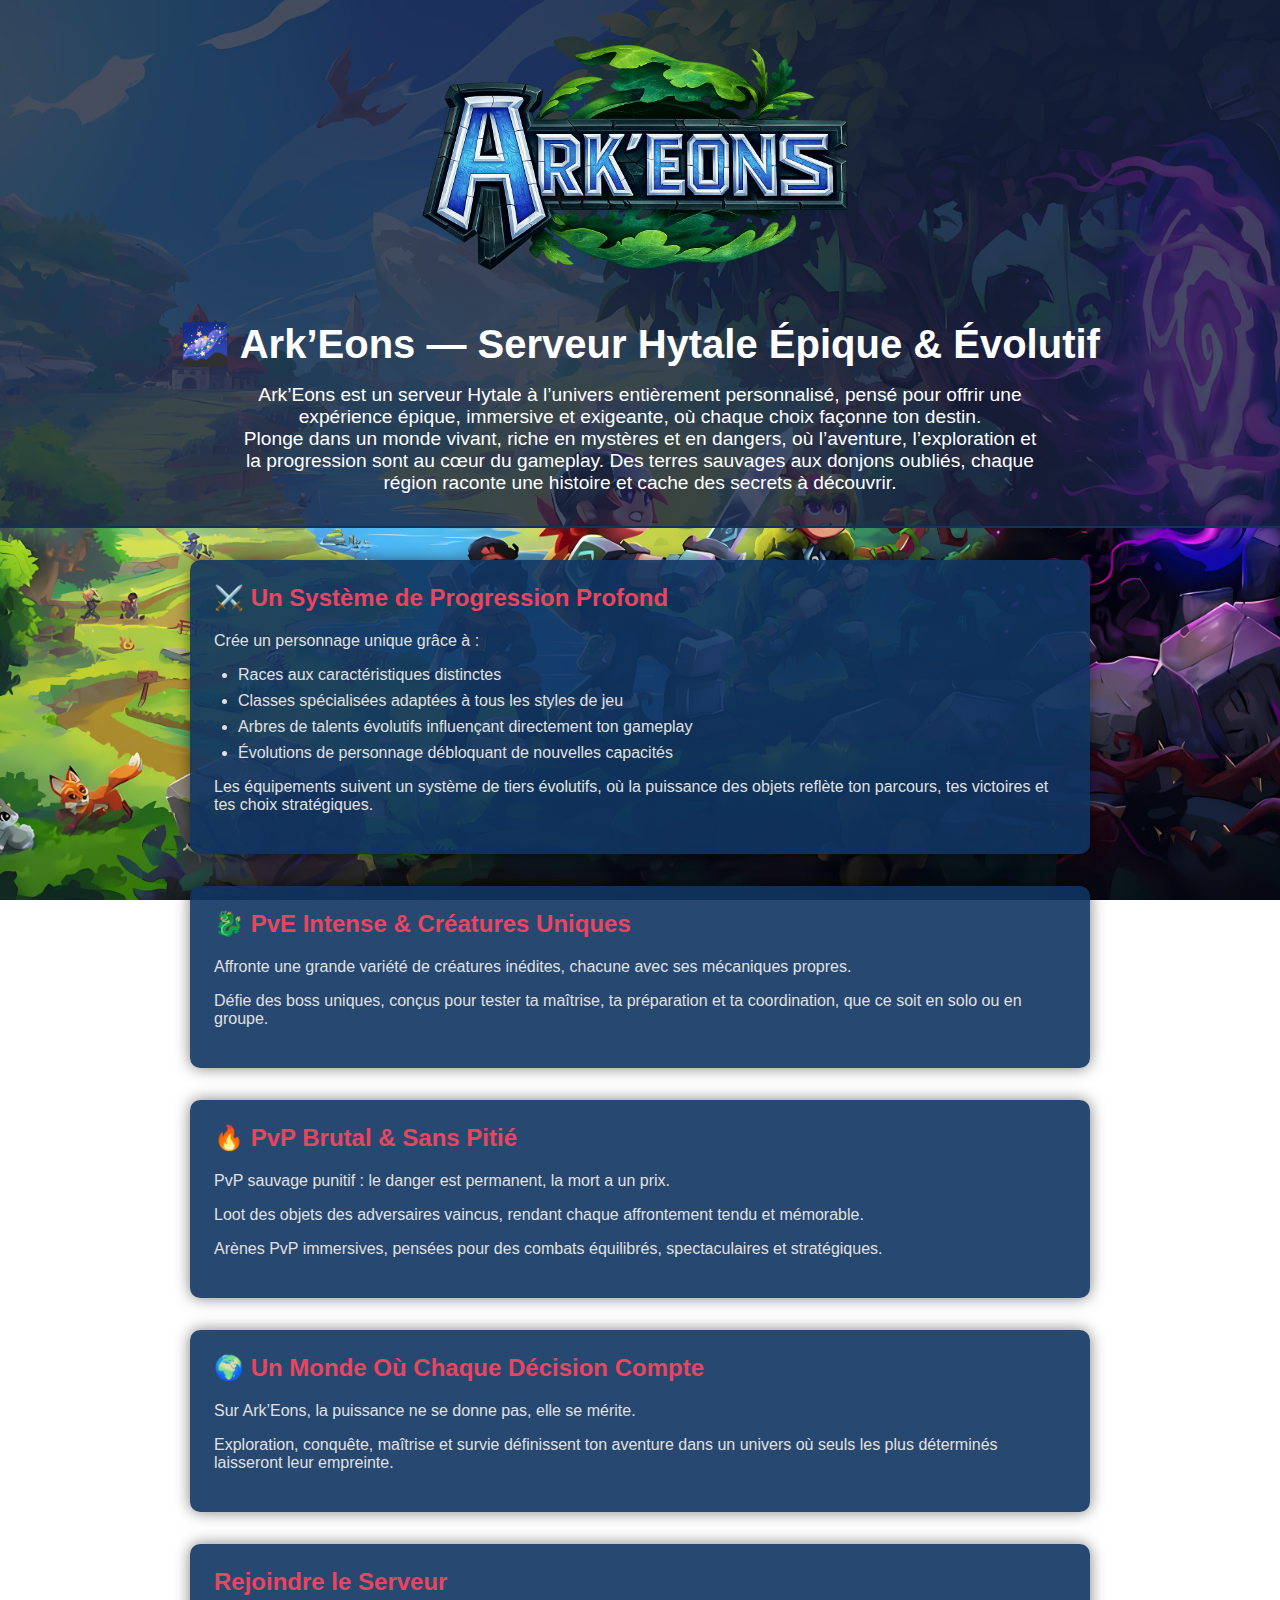
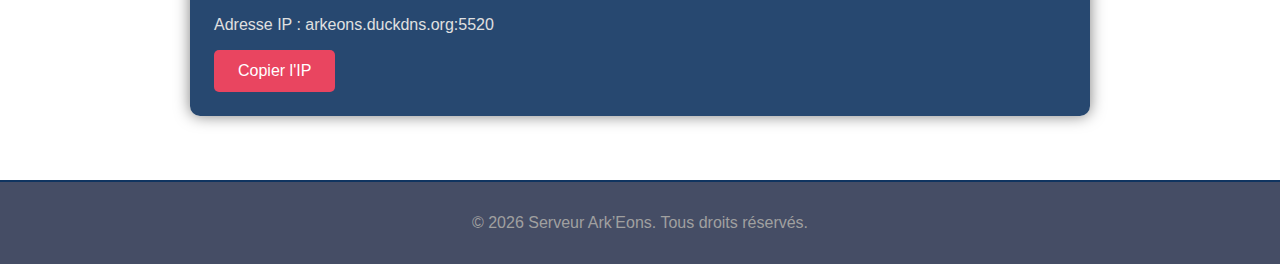
<file: index.html>
<!DOCTYPE html>
<html lang="fr">
<head>
    <meta charset="UTF-8">
    <meta name="viewport" content="width=device-width, initial-scale=1.0">
    <title>🌌 Ark’Eons — Serveur Hytale Épique & Évolutif</title>
    <link rel="stylesheet" href="style.css">
</head>
<body>
    <header>
        <img src="logo.png" alt="Logo Ark’Eons" style="max-width: 500px; height: auto; display: block; margin: 0 auto 1rem;">
        <h1>🌌 Ark’Eons — Serveur Hytale Épique & Évolutif</h1>
        <p>Ark’Eons est un serveur Hytale à l’univers entièrement personnalisé, pensé pour offrir une expérience épique, immersive et exigeante, où chaque choix façonne ton destin.</p>
        <p>Plonge dans un monde vivant, riche en mystères et en dangers, où l’aventure, l’exploration et la progression sont au cœur du gameplay. Des terres sauvages aux donjons oubliés, chaque région raconte une histoire et cache des secrets à découvrir.</p>
    </header>
    
    <main>
        <section id="progression">
            <h2>⚔️ Un Système de Progression Profond</h2>
            <p>Crée un personnage unique grâce à :</p>
            <ul>
                <li>Races aux caractéristiques distinctes</li>
                <li>Classes spécialisées adaptées à tous les styles de jeu</li>
                <li>Arbres de talents évolutifs influençant directement ton gameplay</li>
                <li>Évolutions de personnage débloquant de nouvelles capacités</li>
            </ul>
            <p>Les équipements suivent un système de tiers évolutifs, où la puissance des objets reflète ton parcours, tes victoires et tes choix stratégiques.</p>
        </section>
        
        <section id="pve">
            <h2>🐉 PvE Intense & Créatures Uniques</h2>
            <p>Affronte une grande variété de créatures inédites, chacune avec ses mécaniques propres.</p>
            <p>Défie des boss uniques, conçus pour tester ta maîtrise, ta préparation et ta coordination, que ce soit en solo ou en groupe.</p>
        </section>
        
        <section id="pvp">
            <h2>🔥 PvP Brutal & Sans Pitié</h2>
            <p>PvP sauvage punitif : le danger est permanent, la mort a un prix.</p>
            <p>Loot des objets des adversaires vaincus, rendant chaque affrontement tendu et mémorable.</p>
            <p>Arènes PvP immersives, pensées pour des combats équilibrés, spectaculaires et stratégiques.</p>
        </section>
        
        <section id="world">
            <h2>🌍 Un Monde Où Chaque Décision Compte</h2>
            <p>Sur Ark’Eons, la puissance ne se donne pas, elle se mérite.</p>
            <p>Exploration, conquête, maîtrise et survie définissent ton aventure dans un univers où seuls les plus déterminés laisseront leur empreinte.</p>
        </section>
        
        <section id="join">
            <h2>Rejoindre le Serveur</h2>
            <p>Adresse IP : arkeons.duckdns.org:5520</p>
            <button onclick="copyIP()">Copier l'IP</button>
        </section>
    </main>
    
    <footer>
        <p>&copy; 2026 Serveur Ark’Eons. Tous droits réservés.</p>
    </footer>
    
    <script src="script.js"></script>
</body>
</html>
</file>
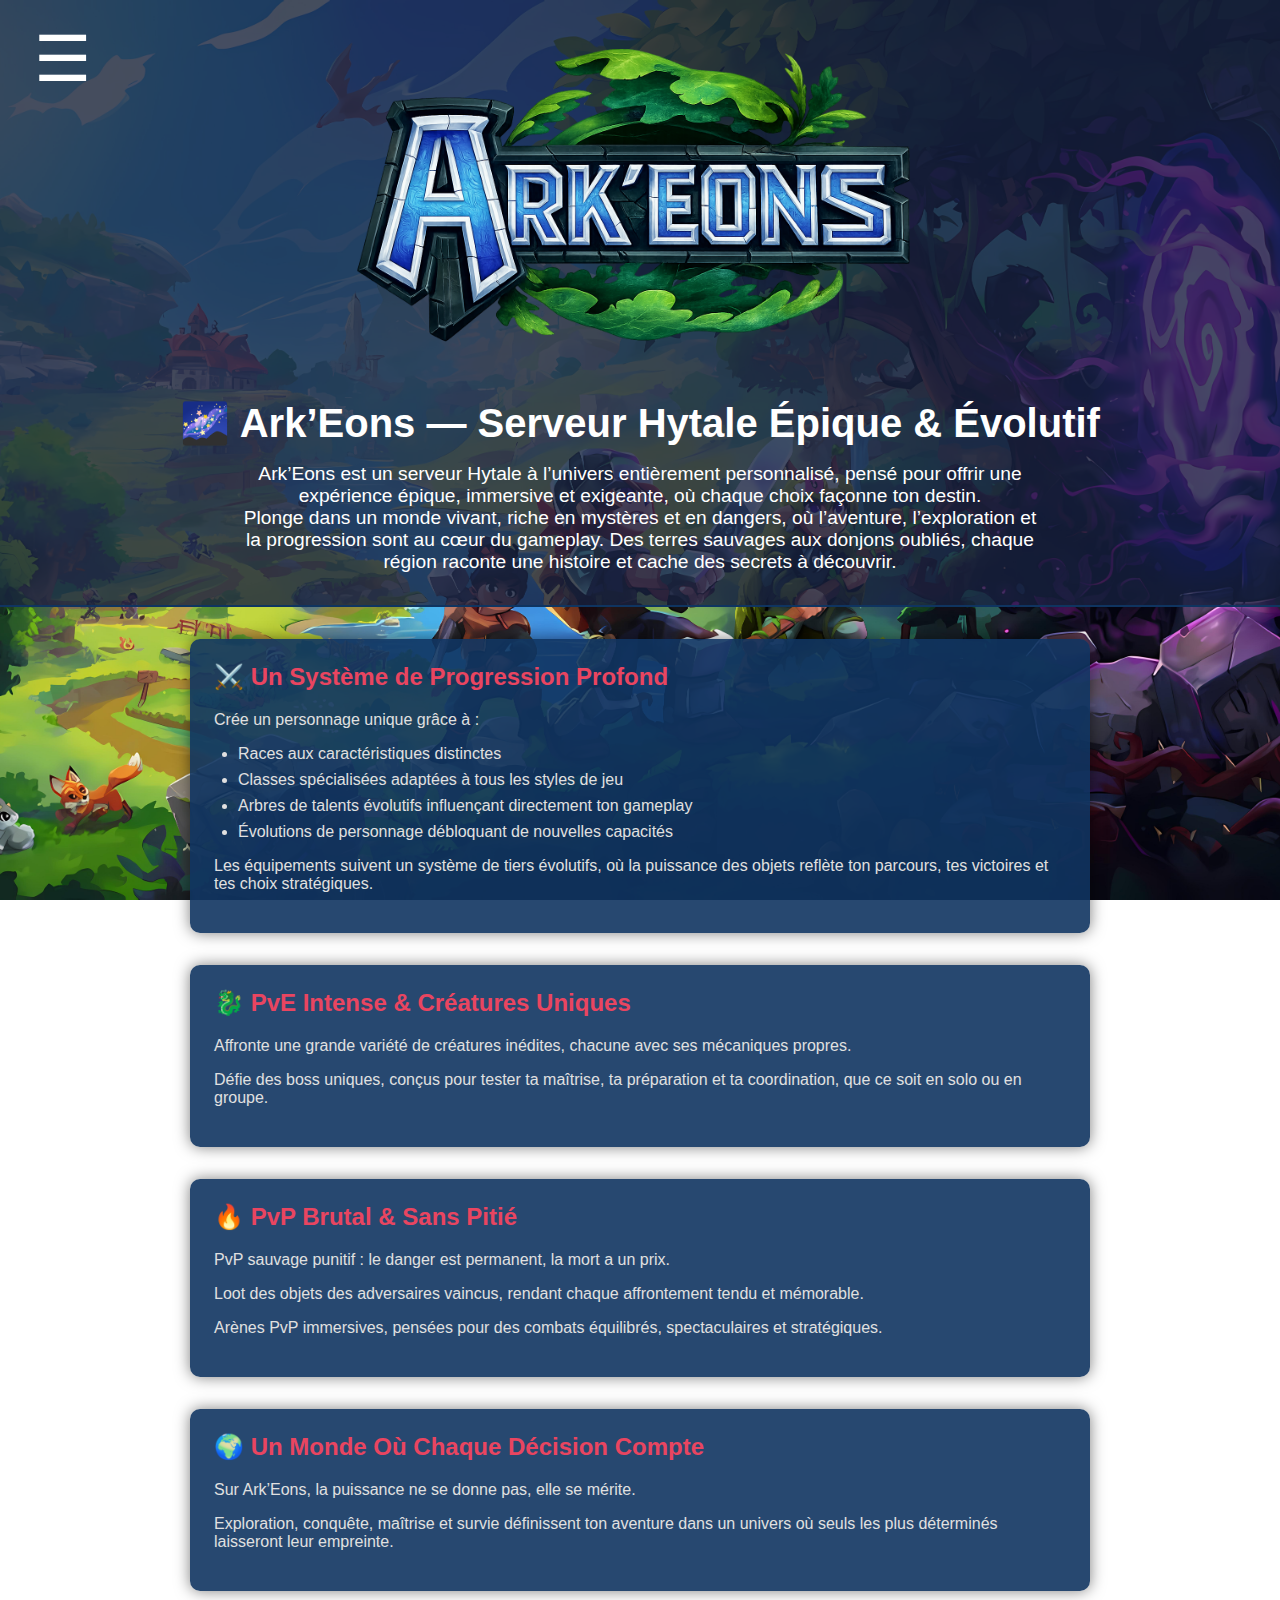
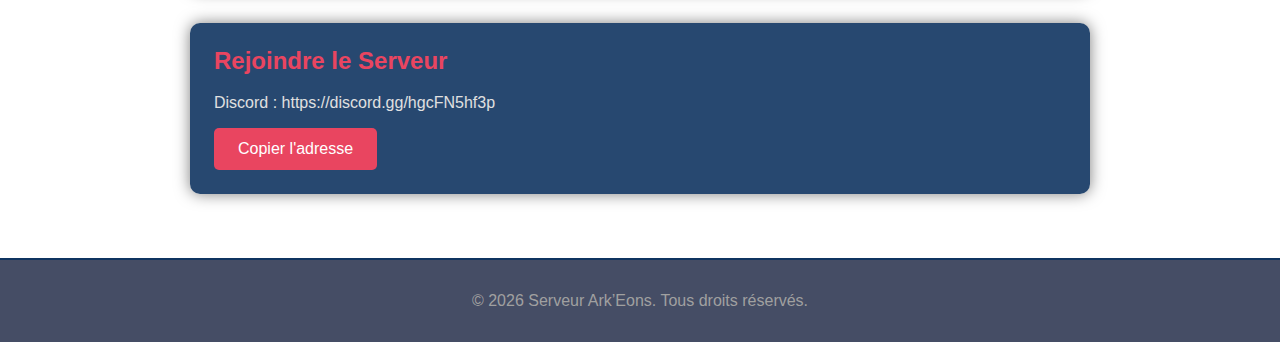
<file: Acceuille.html>
<!DOCTYPE html>
<html lang="fr">
<head>
    <meta charset="UTF-8">
    <meta name="viewport" content="width=device-width, initial-scale=1.0">
    <title>🌌 Ark’Eons — Serveur Hytale Épique & Évolutif</title>
    <link rel="stylesheet" href="style.css">
</head>
<body>
    <header>
        <button id="menu-toggle" onclick="toggleMenu()">☰</button>
        <img src="logo.png" alt="Logo Ark’Eons" style="max-width: 650px; height: auto; display: block; margin: 0 auto 1rem;">
        <h1>🌌 Ark’Eons — Serveur Hytale Épique & Évolutif</h1>
        <p>Ark’Eons est un serveur Hytale à l’univers entièrement personnalisé, pensé pour offrir une expérience épique, immersive et exigeante, où chaque choix façonne ton destin.</p>
        <p>Plonge dans un monde vivant, riche en mystères et en dangers, où l’aventure, l’exploration et la progression sont au cœur du gameplay. Des terres sauvages aux donjons oubliés, chaque région raconte une histoire et cache des secrets à découvrir.</p>
        <nav id="menu" style="display: none;">
            <ul>
                <li><a href="index.html">Accueil</a></li>
                <li><a href="races-classes.html">Races et Classes</a></li>
                <li><a href="boutique.html">Boutique</a></li>
            </ul>
        </nav>
    </header>
    
    <main>
        <section id="progression">
            <h2>⚔️ Un Système de Progression Profond</h2>
            <p>Crée un personnage unique grâce à :</p>
            <ul>
                <li>Races aux caractéristiques distinctes</li>
                <li>Classes spécialisées adaptées à tous les styles de jeu</li>
                <li>Arbres de talents évolutifs influençant directement ton gameplay</li>
                <li>Évolutions de personnage débloquant de nouvelles capacités</li>
            </ul>
            <p>Les équipements suivent un système de tiers évolutifs, où la puissance des objets reflète ton parcours, tes victoires et tes choix stratégiques.</p>
        </section>
        
        <section id="pve">
            <h2>🐉 PvE Intense & Créatures Uniques</h2>
            <p>Affronte une grande variété de créatures inédites, chacune avec ses mécaniques propres.</p>
            <p>Défie des boss uniques, conçus pour tester ta maîtrise, ta préparation et ta coordination, que ce soit en solo ou en groupe.</p>
        </section>
        
        <section id="pvp">
            <h2>🔥 PvP Brutal & Sans Pitié</h2>
            <p>PvP sauvage punitif : le danger est permanent, la mort a un prix.</p>
            <p>Loot des objets des adversaires vaincus, rendant chaque affrontement tendu et mémorable.</p>
            <p>Arènes PvP immersives, pensées pour des combats équilibrés, spectaculaires et stratégiques.</p>
        </section>
        
        <section id="world">
            <h2>🌍 Un Monde Où Chaque Décision Compte</h2>
            <p>Sur Ark’Eons, la puissance ne se donne pas, elle se mérite.</p>
            <p>Exploration, conquête, maîtrise et survie définissent ton aventure dans un univers où seuls les plus déterminés laisseront leur empreinte.</p>
        </section>
        
        <section id="join">
            <h2>Rejoindre le Serveur</h2>
            <p>Discord : https://discord.gg/hgcFN5hf3p</p>
            <button onclick="copyIP()">Copier l'adresse</button>
        </section>
    </main>
    
    <footer>
        <p>&copy; 2026 Serveur Ark’Eons. Tous droits réservés.</p>
    </footer>
    
    <script src="script.js"></script>
</body>
</html>
</file>
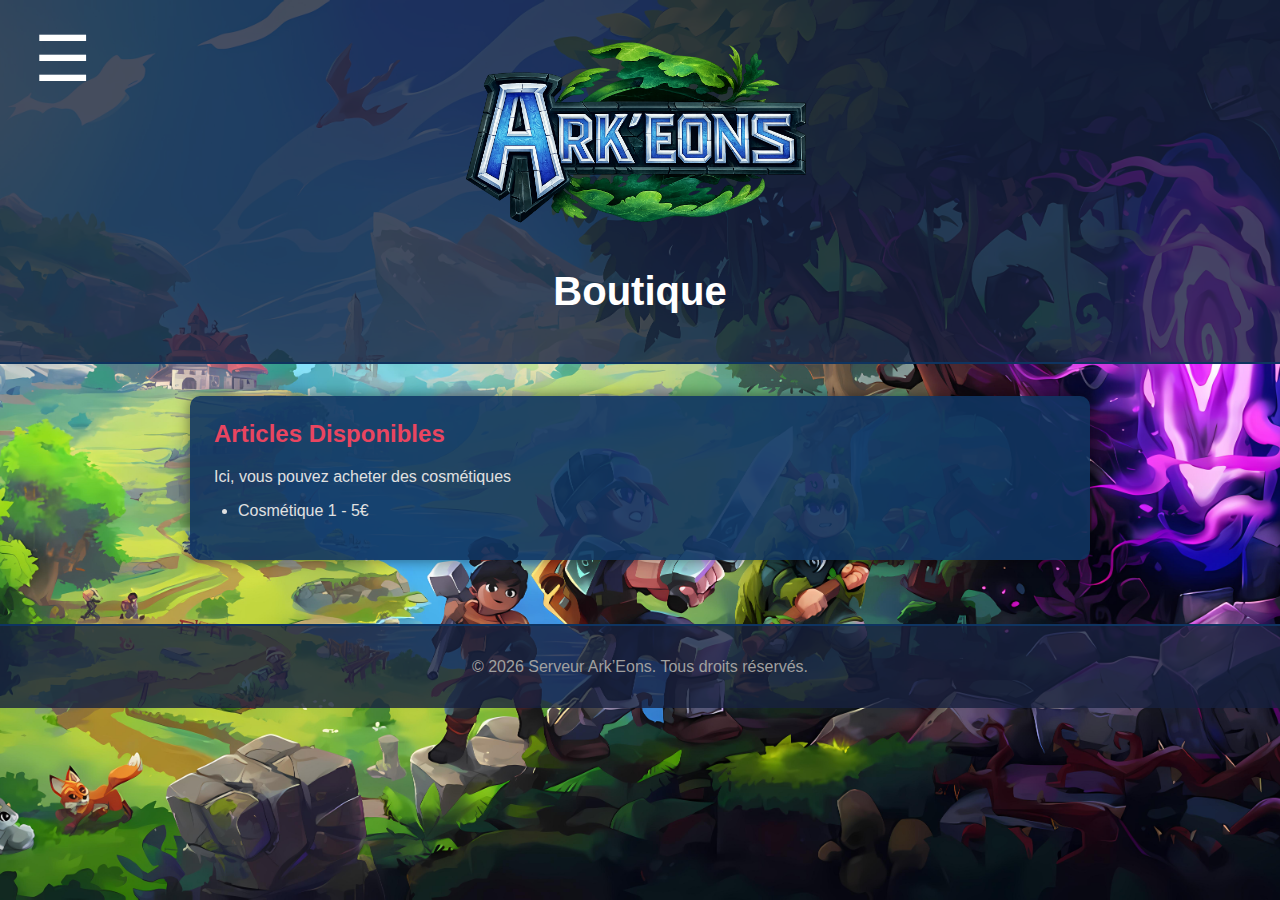
<file: boutique.html>
<!DOCTYPE html>
<html lang="fr">
<head>
    <meta charset="UTF-8">
    <meta name="viewport" content="width=device-width, initial-scale=1.0">
    <title>Boutique - Ark’Eons</title>
    <link rel="stylesheet" href="style.css">
</head>
<body>
    <header>
        <button id="menu-toggle" onclick="toggleMenu()">☰</button>
        <img src="logo.png" alt="Logo Ark’Eons" style="max-width: 400px; height: auto; display: block; margin: 0 auto 1rem;">
        <h1>Boutique</h1>
        <nav id="menu" style="display: none;">
            <ul>
                <li><a href="index.html">Accueil</a></li>
                <li><a href="races-classes.html">Races et Classes</a></li>
                <li><a href="boutique.html">Boutique</a></li>
            </ul>
        </nav>
    </header>
    <div id="menu-overlay" aria-hidden="true" tabindex="-1"></div>
    
    <main>
        <section>
            <h2>Articles Disponibles</h2>
            <p>Ici, vous pouvez acheter des cosmétiques</p>
            <ul>
                <li>Cosmétique 1 - 5€</li>
                
            </ul>
        </section>
    </main>
    
    <footer>
        <p>&copy; 2026 Serveur Ark’Eons. Tous droits réservés.</p>
    </footer>
    
    <script src="script.js"></script>
</body>
</html>
</file>
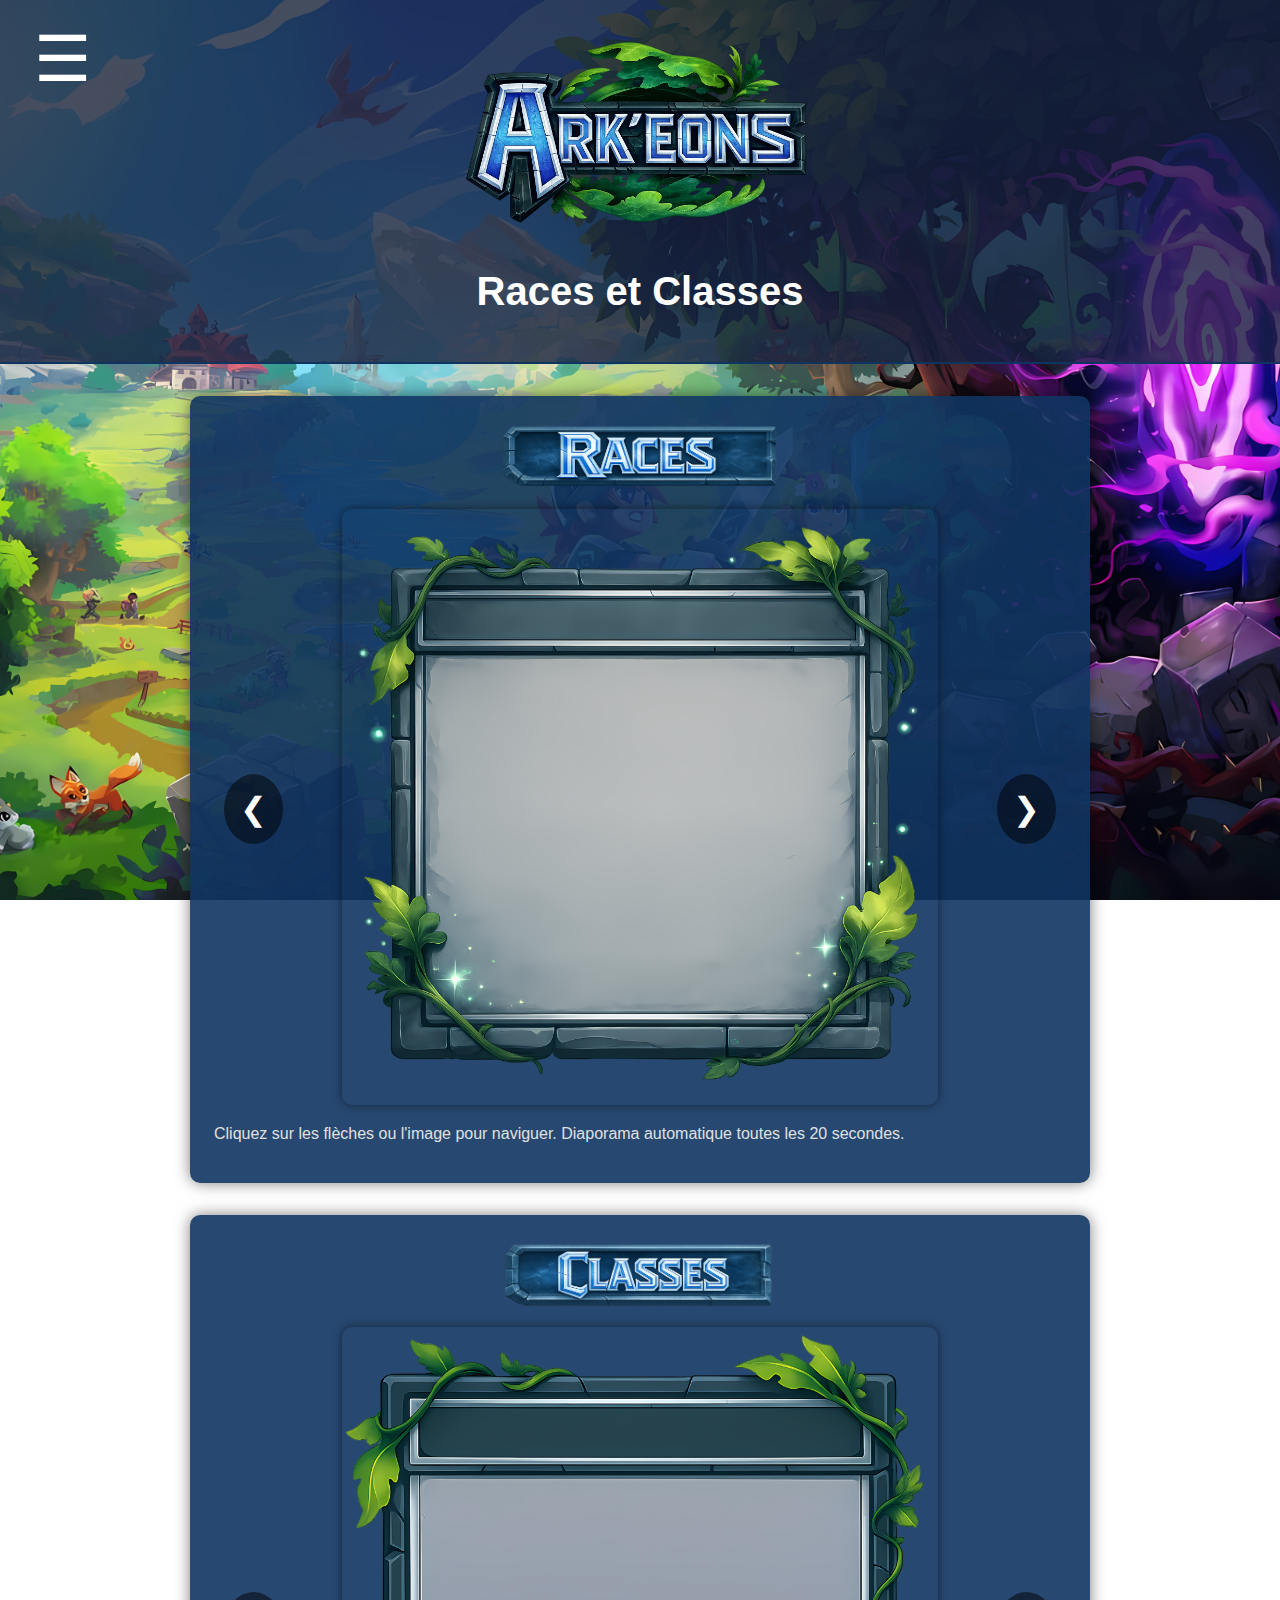
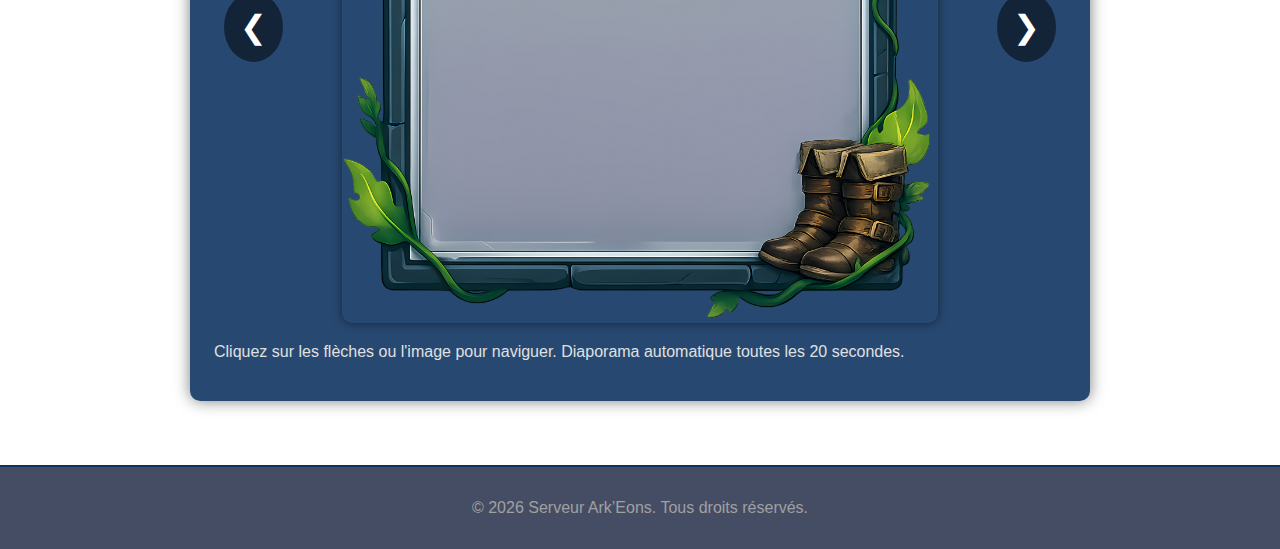
<file: races-classes.html>
<!DOCTYPE html>
<html lang="fr">
<head>
    <meta charset="UTF-8">
    <meta name="viewport" content="width=device-width, initial-scale=1.0">
    <title>Races et Classes - Ark’Eons</title>
    <link rel="stylesheet" href="style.css">
</head>
<body>
    <header>
        <button id="menu-toggle" onclick="toggleMenu()">☰</button>
        <img src="logo.png" alt="Logo Ark’Eons" style="max-width: 400px; height: auto; display: block; margin: 0 auto 1rem;">
        <h1>Races et Classes</h1>
        <nav id="menu" style="display: none;">
            <ul>
                <li><a href="index.html">Accueil</a></li>
                <li><a href="races-classes.html">Races et Classes</a></li>
                <li><a href="boutique.html">Boutique</a></li>
            </ul>
        </nav>
    </header>
    <div id="menu-overlay" aria-hidden="true" tabindex="-1"></div>
    
    <main>
        <section id="races">
            <img src="races.png" alt="Races" style="max-width: 300px; display: block; margin: 0 auto 1rem;">
            <div id="slideshow-races">
                <button id="prev-races" onclick="prevSlide('races')">&#10094;</button>
                <img id="slide-races" src="race1.jpg" alt="Race 1" onclick="nextSlide('races')">
                <button id="next-races" onclick="nextSlide('races')">&#10095;</button>
            </div>
            <p>Cliquez sur les flèches ou l'image pour naviguer. Diaporama automatique toutes les 20 secondes.</p>
        </section>

        <section id="classes">
            <img src="classes.png" alt="Classes" style="max-width: 300px; display: block; margin: 0 auto 1rem;">
            <div id="slideshow-classes">
                <button id="prev-classes" onclick="prevSlide('classes')">&#10094;</button>
                <img id="slide-classes" src="class1.jpg" alt="Classe 1" onclick="nextSlide('classes')">
                <button id="next-classes" onclick="nextSlide('classes')">&#10095;</button>
            </div>
            <p>Cliquez sur les flèches ou l'image pour naviguer. Diaporama automatique toutes les 20 secondes.</p>
        </section>
    </main>
    
    <footer>
        <p>&copy; 2026 Serveur Ark’Eons. Tous droits réservés.</p>
    </footer>
    
    <script src="script.js"></script>
</body>
</html>
</file>
<file: style.css>
body {
    font-family: Arial, sans-serif;
    margin: 0;
    padding: 0;
    background-image: url('background.jpg');
    background-size: cover;
    background-position: center;
    background-attachment: fixed;
    color: #e0e0e0;
}

header {
    background-color: rgba(22, 33, 62, 0.8); /* Semi-transparent pour voir l'arrière-plan */
    color: #ffffff;
    text-align: center;
    padding: 2rem;
    border-bottom: 2px solid #0f3460;
}

header h1 {
    font-size: 2.5rem;
    margin-bottom: 1rem;
}

header p {
    font-size: 1.2rem;
    max-width: 800px;
    margin: 0 auto;
}

main {
    max-width: 900px;
    margin: 0 auto;
    padding: 2rem;
}

section {
    margin-bottom: 2rem;
    background-color: rgba(15, 52, 96, 0.9); /* Semi-transparent */
    padding: 1.5rem;
    border-radius: 10px;
    box-shadow: 0 0 15px rgba(0,0,0,0.5);
}

h2 {
    color: #e94560;
    margin-top: 0;
}

ul {
    list-style-type: disc;
    padding-left: 1.5rem;
}

li {
    margin-bottom: 0.5rem;
}

button {
    background-color: #e94560;
    color: white;
    border: none;
    padding: 0.75rem 1.5rem;
    cursor: pointer;
    border-radius: 5px;
    font-size: 1rem;
}

button:hover {
    background-color: #d6336c;
}

footer {
    text-align: center;
    padding: 1rem;
    background-color: rgba(22, 33, 62, 0.8); /* Semi-transparent */
    color: #a0a0a0;
    border-top: 2px solid #0f3460;
}

#slideshow-races, #slideshow-classes {
    text-align: center;
    margin: 1rem 0;
    position: relative;
}

#slide-races, #slide-classes {
    max-width: 70%;
    height: auto;
    cursor: pointer;
    border-radius: 10px;
    box-shadow: 0 0 10px rgba(0,0,0,0.5);
}

button#prev-races, button#next-races, button#prev-classes, button#next-classes {
    position: absolute;
    top: 50%;
    transform: translateY(-50%);
    background-color: rgba(0,0,0,0.5);
    color: white;
    border: none;
    padding: 1rem;
    cursor: pointer;
    font-size: 2rem;
    border-radius: 50%;
}

button#prev-races, button#prev-classes {
    left: 10px;
}

button#next-races, button#next-classes {
    right: 10px;
}

button#prev-races:hover, button#next-races:hover, button#prev-classes:hover, button#next-classes:hover {
    background-color: rgba(0,0,0,0.8);
}

#menu-toggle {
    position: absolute;
    top: 10px;
    left: 10px;
    background: none;
    border: none;
    font-size: 4rem;  /* Augmenté de 2rem à 4rem */
    color: white;
    cursor: pointer;
}

#menu {
    position: absolute;
    top: 110px;  /* Augmenté de 70px à 110px */
    left: 10px;
    background-color: rgba(15, 52, 96, 0.9);
    padding: 3rem;
    border-radius: 5px;
}

#menu a {
    font-size: 2.5rem;  /* Ajouté pour agrandir le texte */
}
#menu ul {
    list-style: none;
    padding: 0;
}

#menu li {
    margin: 0.5rem 0;
}

#menu a {
    color: white;
    text-decoration: none;
}

#menu a:hover {
    text-decoration: underline;
}

/* Amélioration du menu */
#menu {
    position: absolute;
    top: 110px;
    left: 10px;
    width: 280px;
    background-color: rgba(15, 52, 96, 0.95);
    padding: 1.5rem;
    border-radius: 10px;
    border: 2px solid #e94560;
    box-shadow: 0 8px 20px rgba(0,0,0,0.6);
    z-index: 1000;
}

#menu ul {
    list-style: none;
    padding: 0;
    margin: 0;
}

#menu li {
    margin: 1rem 0;
}

#menu a {
    color: white;
    text-decoration: none;
    font-size: 1.3rem;
    display: block;
    padding: 0.5rem;
    border-radius: 5px;
    transition: background 0.15s ease;
}

#menu a:hover {
    background: rgba(233, 69, 96, 0.3);
    text-decoration: none;
}

/* Effet zoom au survol du logo */
img[alt="Logo Ark'Eons"] {
    transition: transform 0.3s ease;
}

img[alt="Logo Ark'Eons"]:hover {
    transform: scale(1.25);
}
</file>
